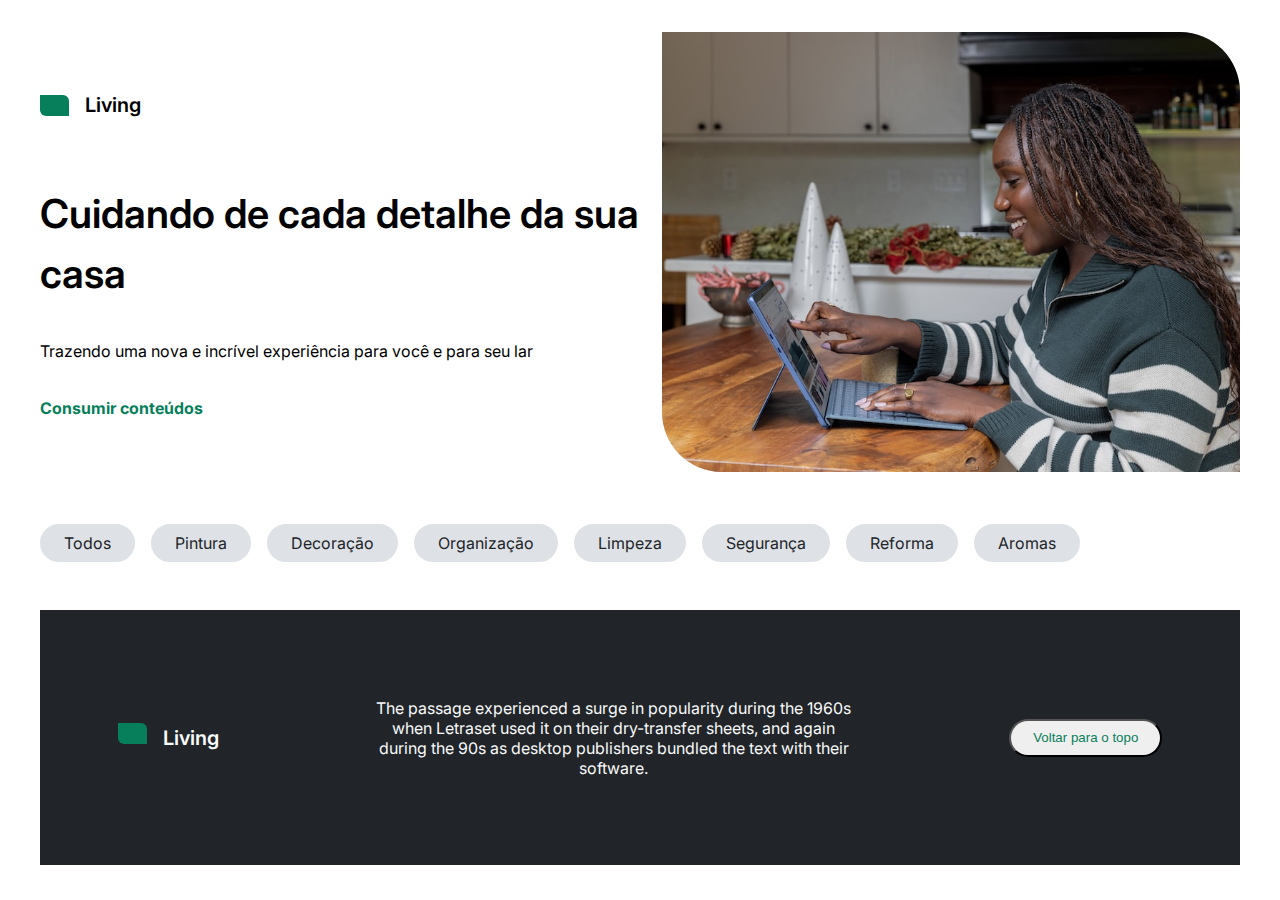
<file: index.html>
<!DOCTYPE html>
<html lang="pt-br">
<head>
    <meta charset="UTF-8">
    <meta http-equiv="X-UA-Compatible" content="IE=edge">
    <meta name="viewport" content="width=device-width, initial-scale=1.0">
    <link rel="shortcut icon" href="/assets/Rectangle 4.svg" type="image/x-icon">
    <meta name="description" content="">
    <link rel="stylesheet" href="/styles/globalStyles.css">
    <link rel="stylesheet" href="/styles/displays.css">
    <link rel="stylesheet" href="/styles/spaces.css">
    <link rel="stylesheet" href="/styles/texts.css">
    <link rel="stylesheet" href="/styles/buttons.css">
    <link rel="stylesheet" href="/styles/cards.css">

    <link rel="stylesheet" href="/pages/home/index.css">
    <title>Living</title>
</head>
<body class="container">
    <header class="flex justify-around p-2-top mb-3"><a name="header"></a>
       <section class="flex flex-col justify-center gap-2">
        <div class="flex items-center gap mb-2">
            <span class="logo-box">fffff</span>
            <h3 class="title-3">Living</h3>
        </div>
            <h1 class="title-1">Cuidando de cada detalhe da sua casa</h1>
            <p class="text-1">Trazendo uma nova e incrível experiência para você e para seu lar </p>
            <a href="#section"><b>Consumir conteúdos</b></a>
       </section>
       <section>
            <img class="img-homePage" src="/assets/Rectangle 2.svg" alt="">
       </section>
    </header>
    <main class="flex flex-col gap">
        <ul class="flex gap">
            <li class="button-default color-default">Todos</li>
            <li class="button-default color-default">Pintura</li>
            <li class="button-default color-default">Decoração</li>
            <li class="button-default color-default">Organização</li>
            <li class="button-default color-default">Limpeza</li>
            <li class="button-default color-default">Segurança</li>
            <li class="button-default color-default">Reforma</li>
            <li class="button-default color-default">Aromas</li>
        </ul>
        <section class="root flex wrap justify-around"></section>
    </main>
    <footer class="footer flex justify-around items-center">
        <div class="flex gap">
        <span class="logo-box">fffff</span>
        <h3 class="title-3">Living</h3>
        </div>
        <p style="text-align: center; width: 40%;">The passage experienced a surge in popularity during the 1960s when Letraset used it on their dry-transfer sheets, and again during the 90s as desktop publishers bundled the text with their software.</p>
        <button class="button-default"><a href="#header">Voltar para o topo</a></button>
    </footer>
    <script src="pages/home/index.js"></script>
</body>
</html>
</file>
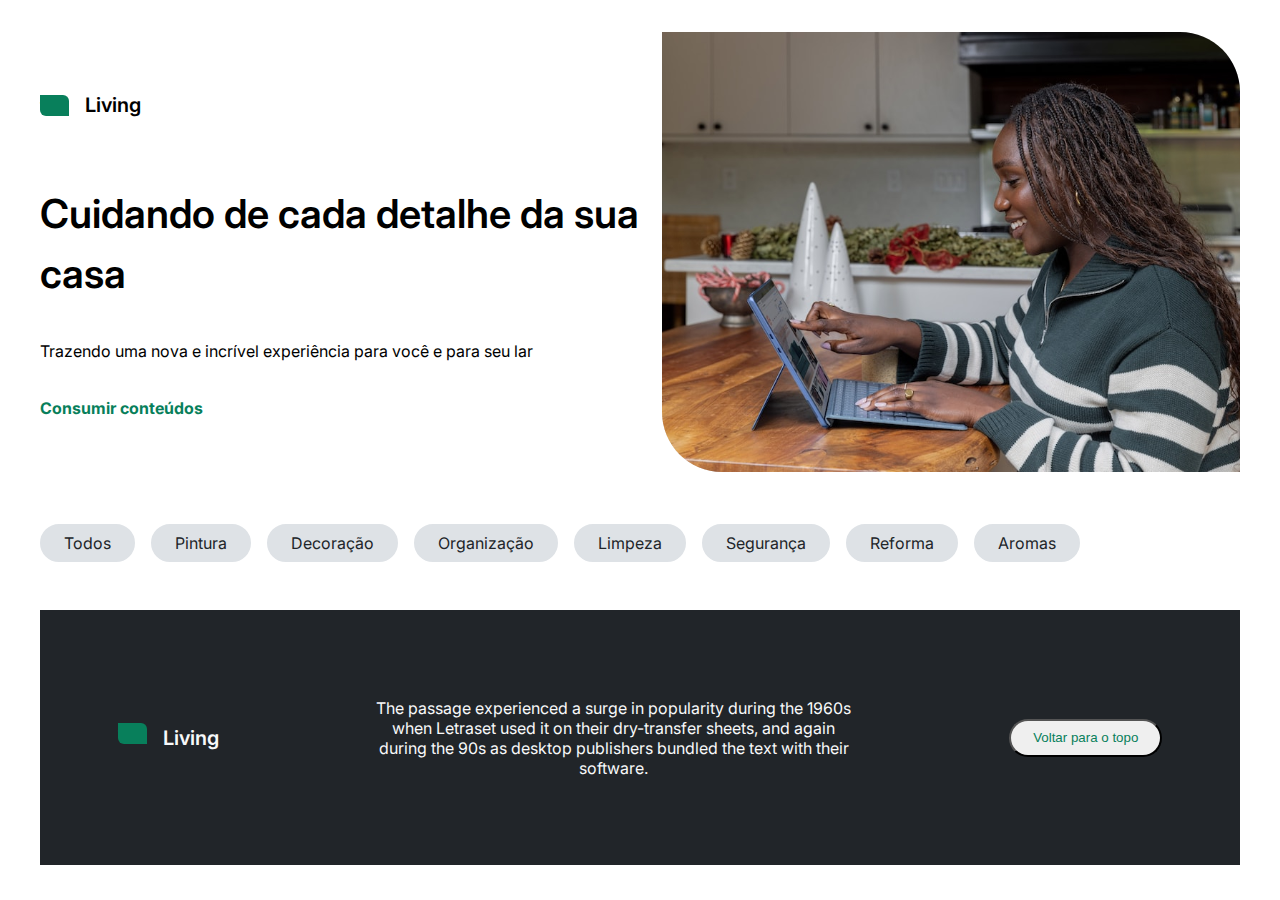
<file: pages/post/index.html>
<!DOCTYPE html>
<html lang="pt-br">
<head>
    <meta charset="UTF-8">
    <meta http-equiv="X-UA-Compatible" content="IE=edge">
    <meta name="viewport" content="width=device-width, initial-scale=1.0">
    <link rel="shortcut icon" href="/assets/Rectangle 4.svg" type="image/x-icon">
    <meta name="description" content="">
    
    <link rel="stylesheet" href="/styles/globalStyles.css">
    <link rel="stylesheet" href="/styles/displays.css">
    <link rel="stylesheet" href="/styles/spaces.css">
    <link rel="stylesheet" href="/styles/texts.css">
    <link rel="stylesheet" href="/styles/buttons.css">
    <link rel="stylesheet" href="/styles/cards.css">

    <link rel="stylesheet" href="./index.css">
    <title>Living</title>
</head>
<body>
    <header class="container flex justify-between p-2-top mb-3"><a name="header"></a>
        <div class="flex items-center gap mb-2">
            <span class="logo-box">fffff</span>
            <h3 class="title-3">Living</h3>
        </div>
        <button id="home" class="button-default color-default">home</button>
    </header>
    <main class="flex flex-col gap-2">
        <article class="container flex flex-col gap-3"></article>
        <ul class="container flex gap">
            <li class="button-default color-default">Todos</li>
            <li class="button-default color-default">Pintura</li>
            <li class="button-default color-default">Decoração</li>
            <li class="button-default color-default">Organização</li>
            <li class="button-default color-default">Limpeza</li>
            <li class="button-default color-default">Segurança</li>
            <li class="button-default color-default">Reforma</li>
            <li class="button-default color-default">Aromas</li>
        </ul>
    </main>
    <footer class="footer flex justify-around items-center">
        <div class="container flex justify-around items-center">
            <div class="flex gap">
                <span class="logo-box">fffff</span>
                <h3 class="title-3">Living</h3>
            </div>
            <p style="text-align: center; width: 40%;">
                The passage experienced a surge in popularity during the 1960s when Letraset used it on their dry-transfer sheets, and again during the 90s as desktop publishers bundled the text with their software.
            </p>
            <button class="button-default"><a href="#header">Voltar para o topo</a></button>
        </div>
    </footer>
    <script src="/pages/post/index.js"></script>
</body>
</html>

<!-- <h1></h1>
<p></p>
<img src="" alt="">
<p></p> -->
</file>
<file: styles/globalStyles.css>
@import url('https://fonts.googleapis.com/css2?family=Inter:wght@400;600;700&display=swap');

* {
  box-sizing: border-box;
  margin: 0;
  padding: 0;
}

:root {
  --color-grey-100: #212529;
  --color-grey-200: #495057;
  --color-grey-300: #808387;
  --color-grey-400: #dee2e6;
  --color-grey-500: #e9ecef;
  --color-grey-600: #f1f3f5;
  --color-grey-700: #f8f9fa;
  --color-brand-100: #087f5b;
  --color-brand-200: #099268;

  --font-size-1: 2.5rem;
  --font-size-2: 1.75rem;
  --font-size-3: 1.25rem;
  --font-size-4: 1rem;

  --font-weight-1: 700;
  --font-weight-2: 600;
  --font-weight-3: 400;

  --line-height-1: 150%;
  --line-height-2: 2.5rem;
  --line-height-3: 1.875rem;
  --line-height-4: 1.5rem

}


 body {
  font-family: 'Inter', sans-serif;
} 

.container{
  width: 1200px;
  margin: 0 auto;
}

.logo-box{
  width: 29px;
  height: 21px;
  color: var(--color-brand-100);
  background-color: var(--color-brand-100);
  border-radius: 0 6px 0 6px;
}

.observer{
  /* position: absolute;
  bottom: 0; */
}

.footer{
  width: 100%;
  height: 255px;
  margin-top: 2rem;
  display: flex;
  justify-content: center;
  align-content: center;
  background-color: var(--color-grey-100);
  color: var(--color-grey-700);
}
</file>
<file: styles/displays.css>
.flex {
  display: flex;
}

.items-center {
  align-items: center;
}

.items-start {
  align-items: flex-start;
}

.items-end {
  align-items: flex-end;
}

.justify-center {
  justify-content: center;
}

.justify-start{
  justify-content: flex-start;
}

.justify-between {
  justify-content: space-between;
}

.justify-around {
  justify-content: space-around;
}

.justify-end {
  justify-content: flex-end;
}

.flex-col {
  flex-direction: column;
}

.wrap {
  flex-wrap: wrap;
}

.text-center{
  text-align: center;
}

.absolute {
  position: absolute;
  top: 0;
  left: 0;
}

.fixed {
  position: fixed;
  top: 0;
  left: 0;
}

.relative {
  position: relative;
}

.sticky{
  position: sticky;
  top: 6.5rem;
}

.absolute{
  position: absolute;
  top: 70px;
  left: 910px;
}

@media (max-width: 900px) {
  .container-responsive {
    flex-direction: column;
  }

  .content-container-responsive {
    width: 100vw;
    max-width: 100%;
    gap: 2rem;
    height: max-content;
    border-radius: 0;
  }


  .gap-responsive{
    gap: 2rem;
  }

}
</file>
<file: styles/spaces.css>
.gap {
  gap: 1rem;
}

.gap-2 {
  gap: 2rem
}

.gap-3 {
  gap: 3rem;
}

.m-auto {
  margin: 0 auto;
}

.mt {
  margin-top: 1rem;
}

.mt-2 {
  margin-top: 2rem;
}

.mt-3 {
  margin-top: 3rem;
}

.mt-4 {
  margin-top: 4rem;
}

.mt-5 {
  margin-top: 5rem;
}

.ml {
  margin-left: 1rem;
}

.ml-2 {
  margin-left: 2rem;
}

.ml-3 {
  margin-left: 3rem;
}

.ml-4 {
  margin-left: 4rem;
}

.ml-5 {
  margin-left: 5rem;
}

.mr {
  margin-right: 1rem;
}

.mr-2 {
  margin-right: 2rem;
}

.mr-3 {
  margin-right: 3rem;
}

.mr-4 {
  margin-right: 4rem;
}

.mr-5 {
  margin-right: 5rem;
}

.mb {
  margin-bottom: 1rem;
}

.mb-2 {
  margin-bottom: 2rem;
}

.mb-3 {
  margin-bottom: 3rem;
}

.mb-4 {
  margin-bottom: 4rem;
}

.mb-5 {
  margin-bottom: 5rem;
}

.p {
  padding: 1rem;
}

.p-2-top {
  padding-top: 2rem;
}

.p-3 {
  padding: 3rem;
}

.p-4 {
  padding: 4rem;
}

.p-5 {
  padding: 5rem;
}

.px {
 padding: 0 16px;
}

.px-2 {
  padding: 0 32px;
 }

 .p-sm {
  padding: 4px;
 }
</file>
<file: styles/texts.css>
.title-1 {
  font-size: var(--font-size-1);
  font-weight: var(--font-weight-2);
  line-height: var(--line-height-1);
}
.title-2 {
  font-size: var(--font-size-2);
  font-weight: var(--font-weight-1);
  line-height: var(--line-height-1);
}

.title-3 {
  font-size: var(--font-size-3);
  font-weight: var(--font-weight-2);
  line-height: var(--line-height-1);
}

.title-4 {
  font-size: var(--font-size-4);
  font-weight: var(--font-weight-2);
  line-height: var(--line-height-1);
}

/* .title-5 {
  font-size: var(--font-title-5);
  font-weight: var(--font-weight-1);
  line-height: var(--line-height-4);
} */

.text-1 {
  font-size: var( --font-size-4);
  font-weight: var(--font-weight-3);
  line-height: var(--line-height-3);
}
/* .text-2 {
  font-size: var(--font-text-2);
  font-weight: var(--font-weight-2);
  line-height: var(--line-height-1);
  
}
.text-3 {
  font-size: var(--font-text-3);
  font-weight: var(--font-weight-3);
  line-height: var(--line-height-1);
} */

.text-grey-6 {
  color: var(--gray600);
}

.text-grey-4 {
  color: var(--gray400);
}

.text-grey-3 {
  color: var(--gray300);
}

.te xt-grey-2{
  color: var(--gray200);
}

.text-grey-1 {
  color: var(--gray100);
}

/* 
.text-sm {
  font-size: 0.5rem;
}

.text-md {
  font-size: 1rem;
}

.text-lg {
  font-size: 1.5rem;
}

.text-xl {
  font-size: 2rem;
}

.text-2xl {
  font-size: 3rem;
} */
</file>
<file: styles/buttons.css>
.button-default{
  display: flex;
  justify-content: center;
  align-items: center;
  padding: 0 22px;
  gap: 10px;
  width: max-content;
  height: 38px;
  border-radius: 32px;
  cursor: pointer;
}

/* .button-default:hover{
    background: var(--brand200);
    border: 2px solid var(--brand200);
}   */

.color-default{
  background: var(--color-grey-400);
  border: 2px solid var(--color-grey-400);
  color: var(--color-grey-100);
}

.color-default:hover{
  background: var(--color-grey-300);
  border: 2px solid var(--color-grey-300);
  color: var(--color-grey-100);
}

.color-grey{
  background: var(--color-grey-200);
  border: 2px solid var(--color-grey-200);
  color: var(--color-grey-700);
}

.color-grey:hover{
  background: var(--color-grey-300);
  border: 2px solid var(--color-grey-300);
  color: var(--color-grey-700);
}

.color-green{
  background: var(--color-brand-100);
  border: 2px solid var(--color-brand-100);
  color: var(--color-grey-600);
}

.color-green:hover{
  background: var(--color-brand-200);
  border: 2px solid var(--color-brand-200);
  color: var(--color-grey-600);
}
</file>
<file: styles/cards.css>
.card{
   width: 548px;
   height: 360px;
   display: flex;
   flex-direction: column;
   justify-content: space-between;
   gap: 1rem;

}

.card img{
    width: 100%;
    height: 172px;
    object-fit:cover;
}
</file>
<file: pages/home/index.css>
/* Desenvolva seu estilo aqui */



ul{
    list-style: none;
}

a{
    text-decoration: none;
    color: var(--color-brand-100);
    cursor: pointer;
}
</file>
<file: pages/post/index.css>
/* Desenvolva seu estilo aqui */
</file>
